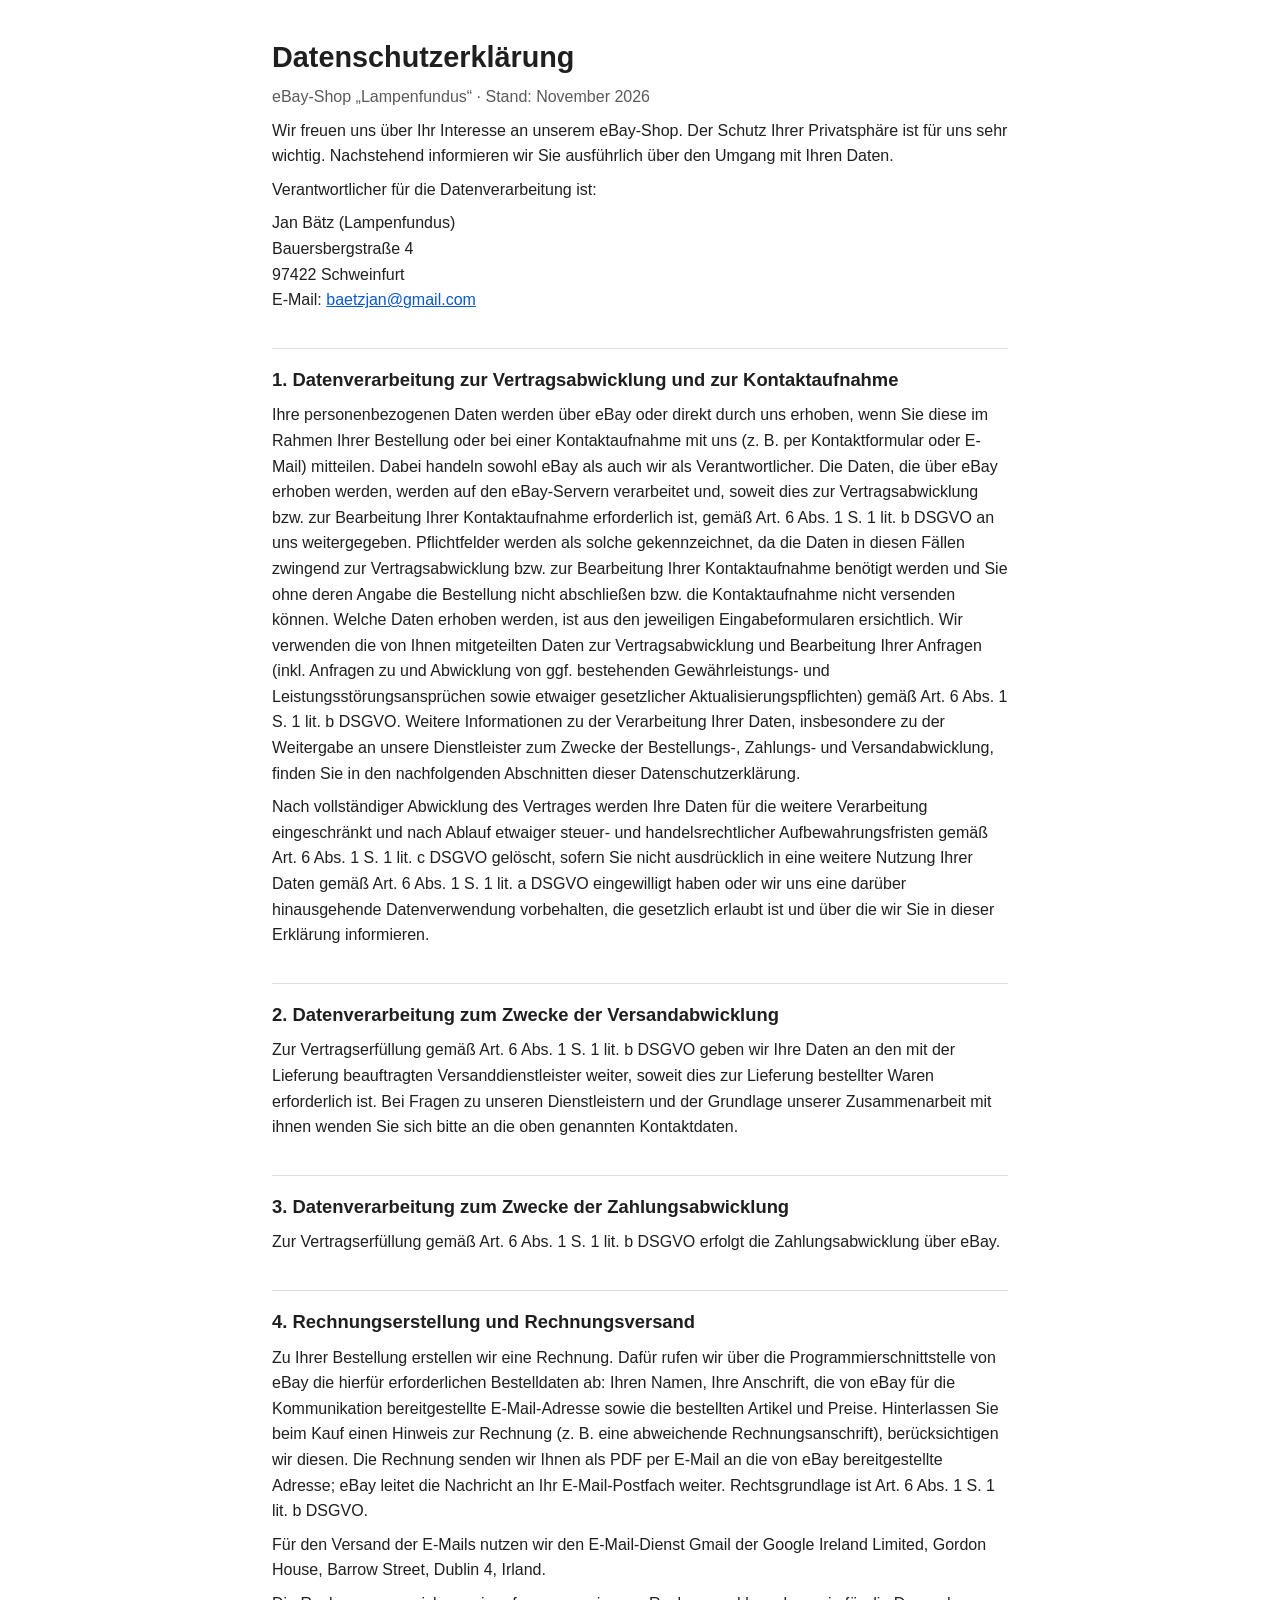
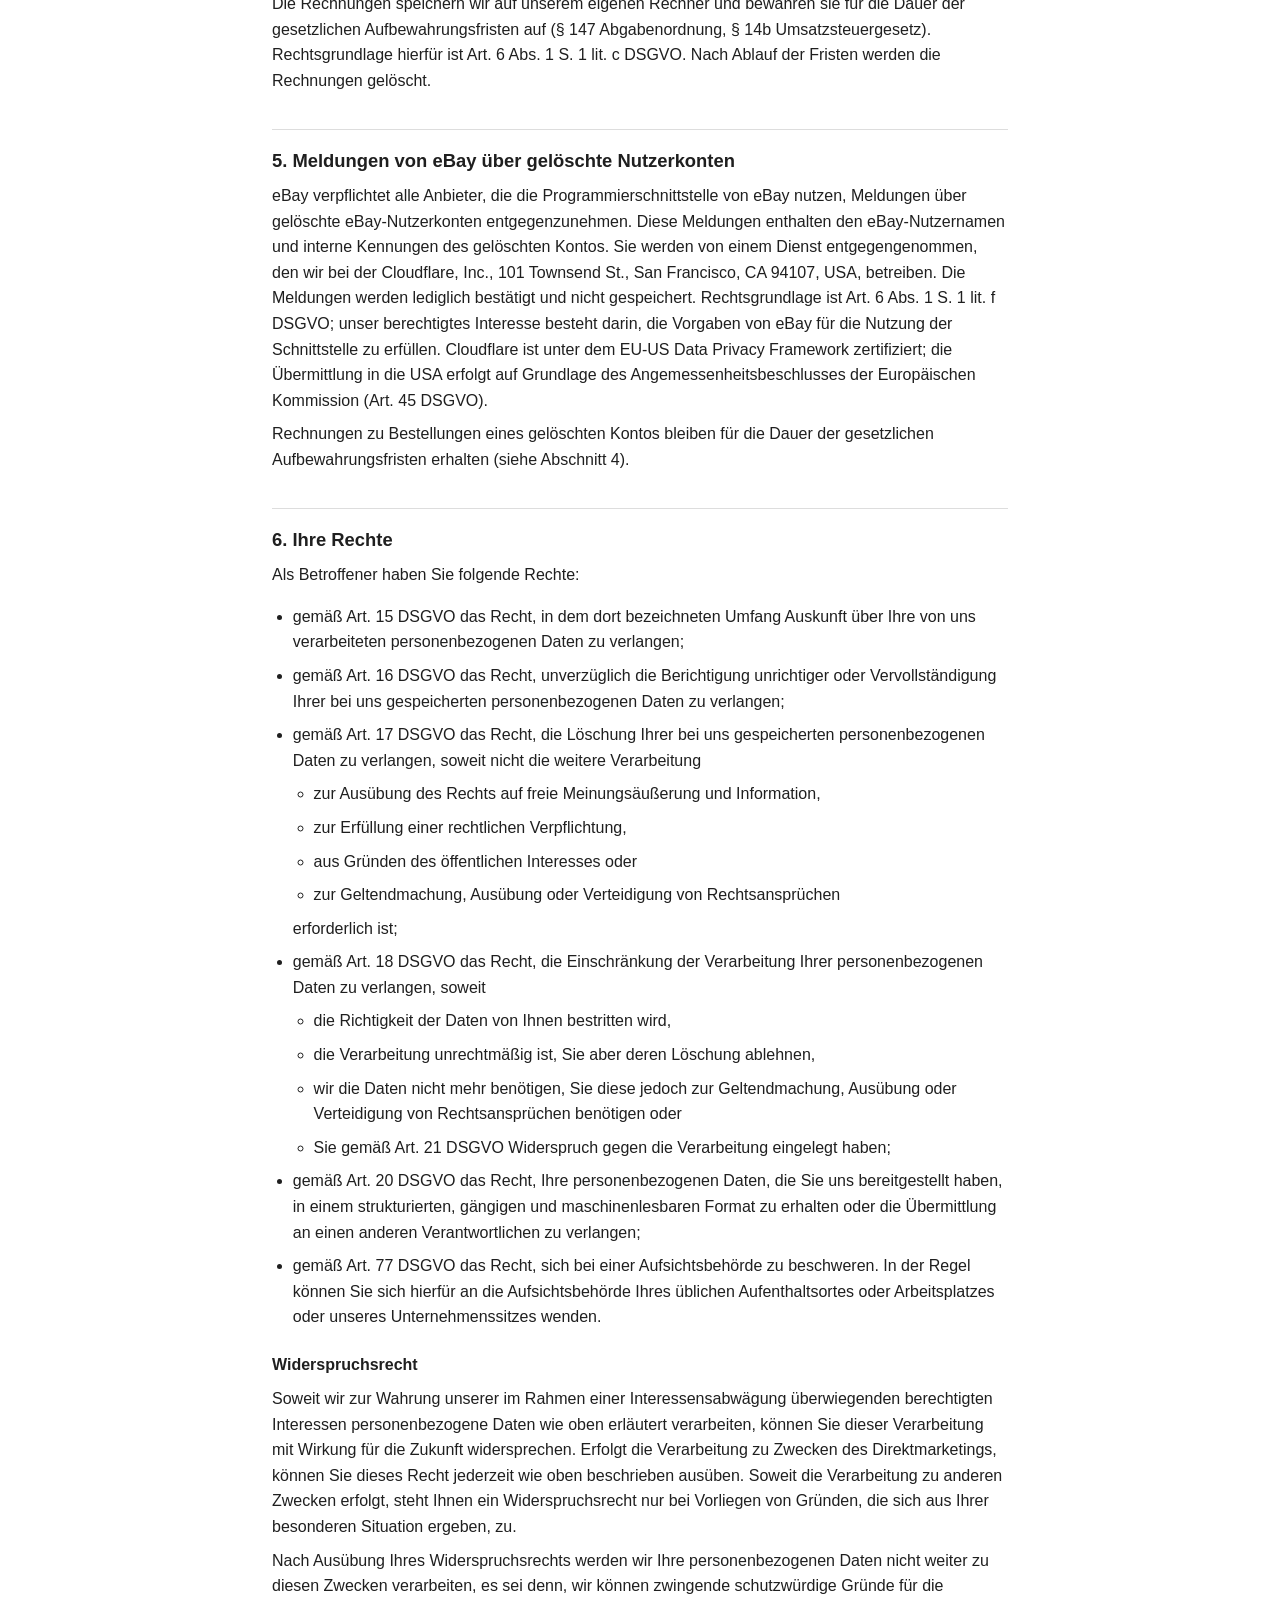
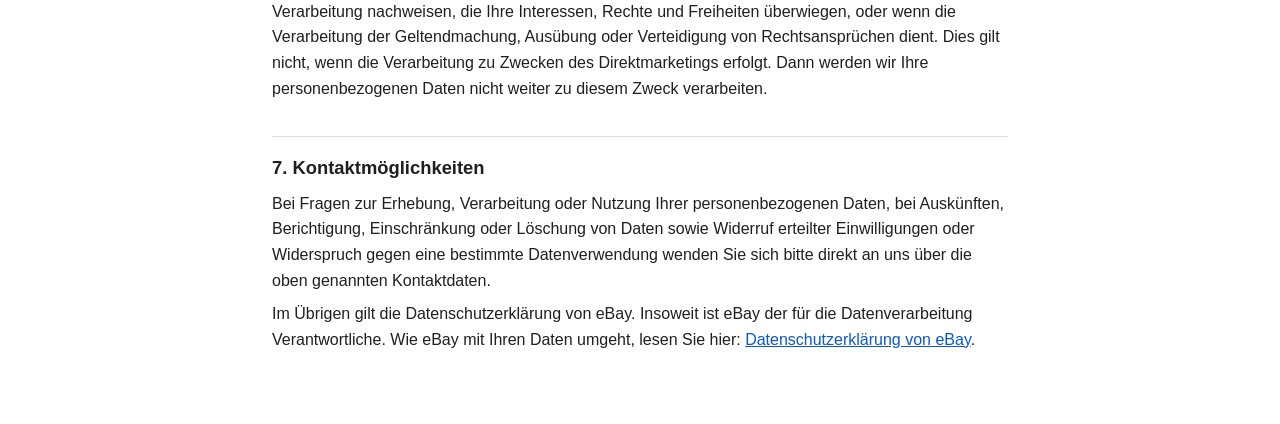
<file: datenschutz/index.html>
<!doctype html>
<html lang="de">
<head>
<meta charset="utf-8">
<meta name="viewport" content="width=device-width, initial-scale=1">
<title>Datenschutzerklärung – Lampenfundus</title>
<meta name="robots" content="noindex">
<style>
  :root { --text: #1f1f1f; --leise: #5a5a5a; --hinter: #ffffff; --linie: #dddddd; --link: #0b57d0; }
  @media (prefers-color-scheme: dark) {
    :root { --text: #e8e8e8; --leise: #a8a8a8; --hinter: #161616; --linie: #333333; --link: #8ab4f8; }
  }
  body { margin: 0; background: var(--hinter); color: var(--text);
         font: 16px/1.6 -apple-system, BlinkMacSystemFont, "Segoe UI", Roboto, Helvetica, Arial, sans-serif; }
  main { max-width: 46rem; margin: 0 auto; padding: 2.5rem 1rem 4rem; }
  h1 { font-size: 1.8rem; line-height: 1.25; margin: 0 0 .25rem; }
  h2 { font-size: 1.15rem; margin: 2.2rem 0 .5rem; padding-top: 1rem; border-top: 1px solid var(--linie); }
  h3 { font-size: 1rem; margin: 1.4rem 0 .3rem; }
  p, li { margin: .5rem 0; }
  ul { padding-left: 1.3rem; }
  a { color: var(--link); overflow-wrap: anywhere; }
  .leise { color: var(--leise); }
  address { font-style: normal; margin: .5rem 0 1rem; }
</style>
</head>
<body>
<main>
<h1>Datenschutzerklärung</h1>
<p class="leise">eBay-Shop „Lampenfundus“ · Stand: November 2026</p>

<p>Wir freuen uns über Ihr Interesse an unserem eBay-Shop. Der Schutz Ihrer Privatsphäre ist für uns sehr
wichtig. Nachstehend informieren wir Sie ausführlich über den Umgang mit Ihren Daten.</p>

<p>Verantwortlicher für die Datenverarbeitung ist:</p>
<address>
Jan Bätz (Lampenfundus)<br>
Bauersbergstraße 4<br>
97422 Schweinfurt<br>
E-Mail: <a href="mailto:baetzjan@gmail.com">baetzjan@gmail.com</a>
</address>

<h2>1. Datenverarbeitung zur Vertragsabwicklung und zur Kontaktaufnahme</h2>
<p>Ihre personenbezogenen Daten werden über eBay oder direkt durch uns erhoben, wenn Sie diese im Rahmen Ihrer
Bestellung oder bei einer Kontaktaufnahme mit uns (z. B. per Kontaktformular oder E-Mail) mitteilen. Dabei handeln
sowohl eBay als auch wir als Verantwortlicher. Die Daten, die über eBay erhoben werden, werden auf den eBay-Servern
verarbeitet und, soweit dies zur Vertragsabwicklung bzw. zur Bearbeitung Ihrer Kontaktaufnahme erforderlich ist,
gemäß Art. 6 Abs. 1 S. 1 lit. b DSGVO an uns weitergegeben. Pflichtfelder werden als solche gekennzeichnet, da die
Daten in diesen Fällen zwingend zur Vertragsabwicklung bzw. zur Bearbeitung Ihrer Kontaktaufnahme benötigt werden
und Sie ohne deren Angabe die Bestellung nicht abschließen bzw. die Kontaktaufnahme nicht versenden können. Welche
Daten erhoben werden, ist aus den jeweiligen Eingabeformularen ersichtlich. Wir verwenden die von Ihnen mitgeteilten
Daten zur Vertragsabwicklung und Bearbeitung Ihrer Anfragen (inkl. Anfragen zu und Abwicklung von ggf. bestehenden
Gewährleistungs- und Leistungsstörungsansprüchen sowie etwaiger gesetzlicher Aktualisierungspflichten) gemäß
Art. 6 Abs. 1 S. 1 lit. b DSGVO. Weitere Informationen zu der Verarbeitung Ihrer Daten, insbesondere zu der
Weitergabe an unsere Dienstleister zum Zwecke der Bestellungs-, Zahlungs- und Versandabwicklung, finden Sie in den
nachfolgenden Abschnitten dieser Datenschutzerklärung.</p>
<p>Nach vollständiger Abwicklung des Vertrages werden Ihre Daten für die weitere Verarbeitung eingeschränkt und nach
Ablauf etwaiger steuer- und handelsrechtlicher Aufbewahrungsfristen gemäß Art. 6 Abs. 1 S. 1 lit. c DSGVO gelöscht,
sofern Sie nicht ausdrücklich in eine weitere Nutzung Ihrer Daten gemäß Art. 6 Abs. 1 S. 1 lit. a DSGVO eingewilligt
haben oder wir uns eine darüber hinausgehende Datenverwendung vorbehalten, die gesetzlich erlaubt ist und über die
wir Sie in dieser Erklärung informieren.</p>

<h2>2. Datenverarbeitung zum Zwecke der Versandabwicklung</h2>
<p>Zur Vertragserfüllung gemäß Art. 6 Abs. 1 S. 1 lit. b DSGVO geben wir Ihre Daten an den mit der Lieferung
beauftragten Versanddienstleister weiter, soweit dies zur Lieferung bestellter Waren erforderlich ist. Bei Fragen zu
unseren Dienstleistern und der Grundlage unserer Zusammenarbeit mit ihnen wenden Sie sich bitte an die oben genannten
Kontaktdaten.</p>

<h2>3. Datenverarbeitung zum Zwecke der Zahlungsabwicklung</h2>
<p>Zur Vertragserfüllung gemäß Art. 6 Abs. 1 S. 1 lit. b DSGVO erfolgt die Zahlungsabwicklung über eBay.</p>

<h2>4. Rechnungserstellung und Rechnungsversand</h2>
<p>Zu Ihrer Bestellung erstellen wir eine Rechnung. Dafür rufen wir über die Programmierschnittstelle von eBay die
hierfür erforderlichen Bestelldaten ab: Ihren Namen, Ihre Anschrift, die von eBay für die Kommunikation
bereitgestellte E-Mail-Adresse sowie die bestellten Artikel und Preise. Hinterlassen Sie beim Kauf einen Hinweis zur
Rechnung (z. B. eine abweichende Rechnungsanschrift), berücksichtigen wir diesen. Die Rechnung senden wir Ihnen als
PDF per E-Mail an die von eBay bereitgestellte Adresse; eBay leitet die Nachricht an Ihr E-Mail-Postfach weiter.
Rechtsgrundlage ist Art. 6 Abs. 1 S. 1 lit. b DSGVO.</p>
<p>Für den Versand der E-Mails nutzen wir den E-Mail-Dienst Gmail der Google Ireland Limited, Gordon House, Barrow
Street, Dublin 4, Irland.</p>
<p>Die Rechnungen speichern wir auf unserem eigenen Rechner und bewahren sie für die Dauer der gesetzlichen
Aufbewahrungsfristen auf (§ 147 Abgabenordnung, § 14b Umsatzsteuergesetz). Rechtsgrundlage hierfür ist
Art. 6 Abs. 1 S. 1 lit. c DSGVO. Nach Ablauf der Fristen werden die Rechnungen gelöscht.</p>

<h2>5. Meldungen von eBay über gelöschte Nutzerkonten</h2>
<p>eBay verpflichtet alle Anbieter, die die Programmierschnittstelle von eBay nutzen, Meldungen über gelöschte
eBay-Nutzerkonten entgegenzunehmen. Diese Meldungen enthalten den eBay-Nutzernamen und interne Kennungen des
gelöschten Kontos. Sie werden von einem Dienst entgegengenommen, den wir bei der Cloudflare, Inc., 101 Townsend St.,
San Francisco, CA 94107, USA, betreiben. Die Meldungen werden lediglich bestätigt und nicht gespeichert.
Rechtsgrundlage ist Art. 6 Abs. 1 S. 1 lit. f DSGVO; unser berechtigtes Interesse besteht darin, die Vorgaben von
eBay für die Nutzung der Schnittstelle zu erfüllen. Cloudflare ist unter dem EU-US Data Privacy Framework
zertifiziert; die Übermittlung in die USA erfolgt auf Grundlage des Angemessenheitsbeschlusses der Europäischen
Kommission (Art. 45 DSGVO).</p>
<p>Rechnungen zu Bestellungen eines gelöschten Kontos bleiben für die Dauer der gesetzlichen Aufbewahrungsfristen
erhalten (siehe Abschnitt 4).</p>

<h2>6. Ihre Rechte</h2>
<p>Als Betroffener haben Sie folgende Rechte:</p>
<ul>
<li>gemäß Art. 15 DSGVO das Recht, in dem dort bezeichneten Umfang Auskunft über Ihre von uns verarbeiteten
personenbezogenen Daten zu verlangen;</li>
<li>gemäß Art. 16 DSGVO das Recht, unverzüglich die Berichtigung unrichtiger oder Vervollständigung Ihrer bei uns
gespeicherten personenbezogenen Daten zu verlangen;</li>
<li>gemäß Art. 17 DSGVO das Recht, die Löschung Ihrer bei uns gespeicherten personenbezogenen Daten zu verlangen,
soweit nicht die weitere Verarbeitung
  <ul>
  <li>zur Ausübung des Rechts auf freie Meinungsäußerung und Information,</li>
  <li>zur Erfüllung einer rechtlichen Verpflichtung,</li>
  <li>aus Gründen des öffentlichen Interesses oder</li>
  <li>zur Geltendmachung, Ausübung oder Verteidigung von Rechtsansprüchen</li>
  </ul>
erforderlich ist;</li>
<li>gemäß Art. 18 DSGVO das Recht, die Einschränkung der Verarbeitung Ihrer personenbezogenen Daten zu verlangen,
soweit
  <ul>
  <li>die Richtigkeit der Daten von Ihnen bestritten wird,</li>
  <li>die Verarbeitung unrechtmäßig ist, Sie aber deren Löschung ablehnen,</li>
  <li>wir die Daten nicht mehr benötigen, Sie diese jedoch zur Geltendmachung, Ausübung oder Verteidigung von
  Rechtsansprüchen benötigen oder</li>
  <li>Sie gemäß Art. 21 DSGVO Widerspruch gegen die Verarbeitung eingelegt haben;</li>
  </ul>
</li>
<li>gemäß Art. 20 DSGVO das Recht, Ihre personenbezogenen Daten, die Sie uns bereitgestellt haben, in einem
strukturierten, gängigen und maschinenlesbaren Format zu erhalten oder die Übermittlung an einen anderen
Verantwortlichen zu verlangen;</li>
<li>gemäß Art. 77 DSGVO das Recht, sich bei einer Aufsichtsbehörde zu beschweren. In der Regel können Sie sich
hierfür an die Aufsichtsbehörde Ihres üblichen Aufenthaltsortes oder Arbeitsplatzes oder unseres Unternehmenssitzes
wenden.</li>
</ul>

<h3>Widerspruchsrecht</h3>
<p>Soweit wir zur Wahrung unserer im Rahmen einer Interessensabwägung überwiegenden berechtigten Interessen
personenbezogene Daten wie oben erläutert verarbeiten, können Sie dieser Verarbeitung mit Wirkung für die Zukunft
widersprechen. Erfolgt die Verarbeitung zu Zwecken des Direktmarketings, können Sie dieses Recht jederzeit wie oben
beschrieben ausüben. Soweit die Verarbeitung zu anderen Zwecken erfolgt, steht Ihnen ein Widerspruchsrecht nur bei
Vorliegen von Gründen, die sich aus Ihrer besonderen Situation ergeben, zu.</p>
<p>Nach Ausübung Ihres Widerspruchsrechts werden wir Ihre personenbezogenen Daten nicht weiter zu diesen Zwecken
verarbeiten, es sei denn, wir können zwingende schutzwürdige Gründe für die Verarbeitung nachweisen, die Ihre
Interessen, Rechte und Freiheiten überwiegen, oder wenn die Verarbeitung der Geltendmachung, Ausübung oder
Verteidigung von Rechtsansprüchen dient. Dies gilt nicht, wenn die Verarbeitung zu Zwecken des Direktmarketings
erfolgt. Dann werden wir Ihre personenbezogenen Daten nicht weiter zu diesem Zweck verarbeiten.</p>

<h2>7. Kontaktmöglichkeiten</h2>
<p>Bei Fragen zur Erhebung, Verarbeitung oder Nutzung Ihrer personenbezogenen Daten, bei Auskünften, Berichtigung,
Einschränkung oder Löschung von Daten sowie Widerruf erteilter Einwilligungen oder Widerspruch gegen eine bestimmte
Datenverwendung wenden Sie sich bitte direkt an uns über die oben genannten Kontaktdaten.</p>
<p>Im Übrigen gilt die Datenschutzerklärung von eBay. Insoweit ist eBay der für die Datenverarbeitung
Verantwortliche. Wie eBay mit Ihren Daten umgeht, lesen Sie hier:
<a href="https://www.ebay.de/help/policies/member-behavior-policies/user-privacy-notice?id=4260">Datenschutzerklärung von eBay</a>.</p>
</main>
</body>
</html>
</file>
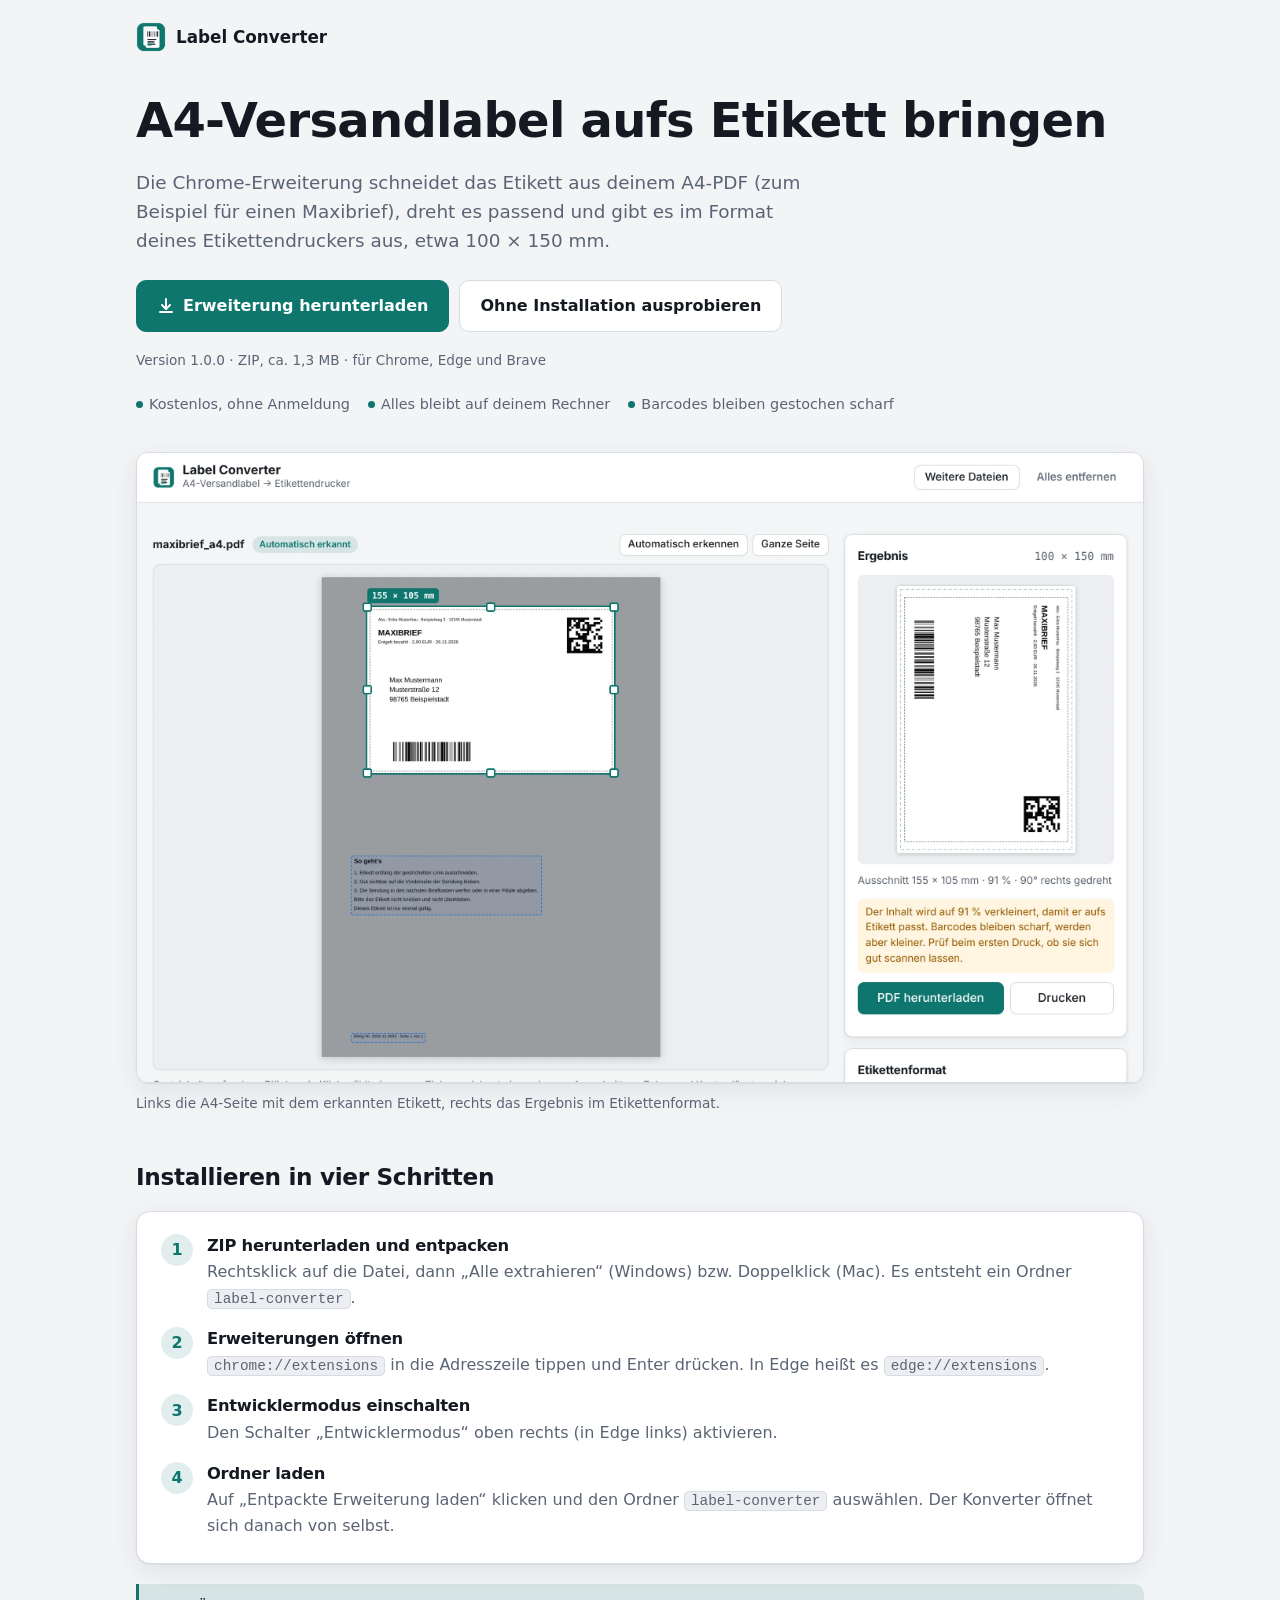
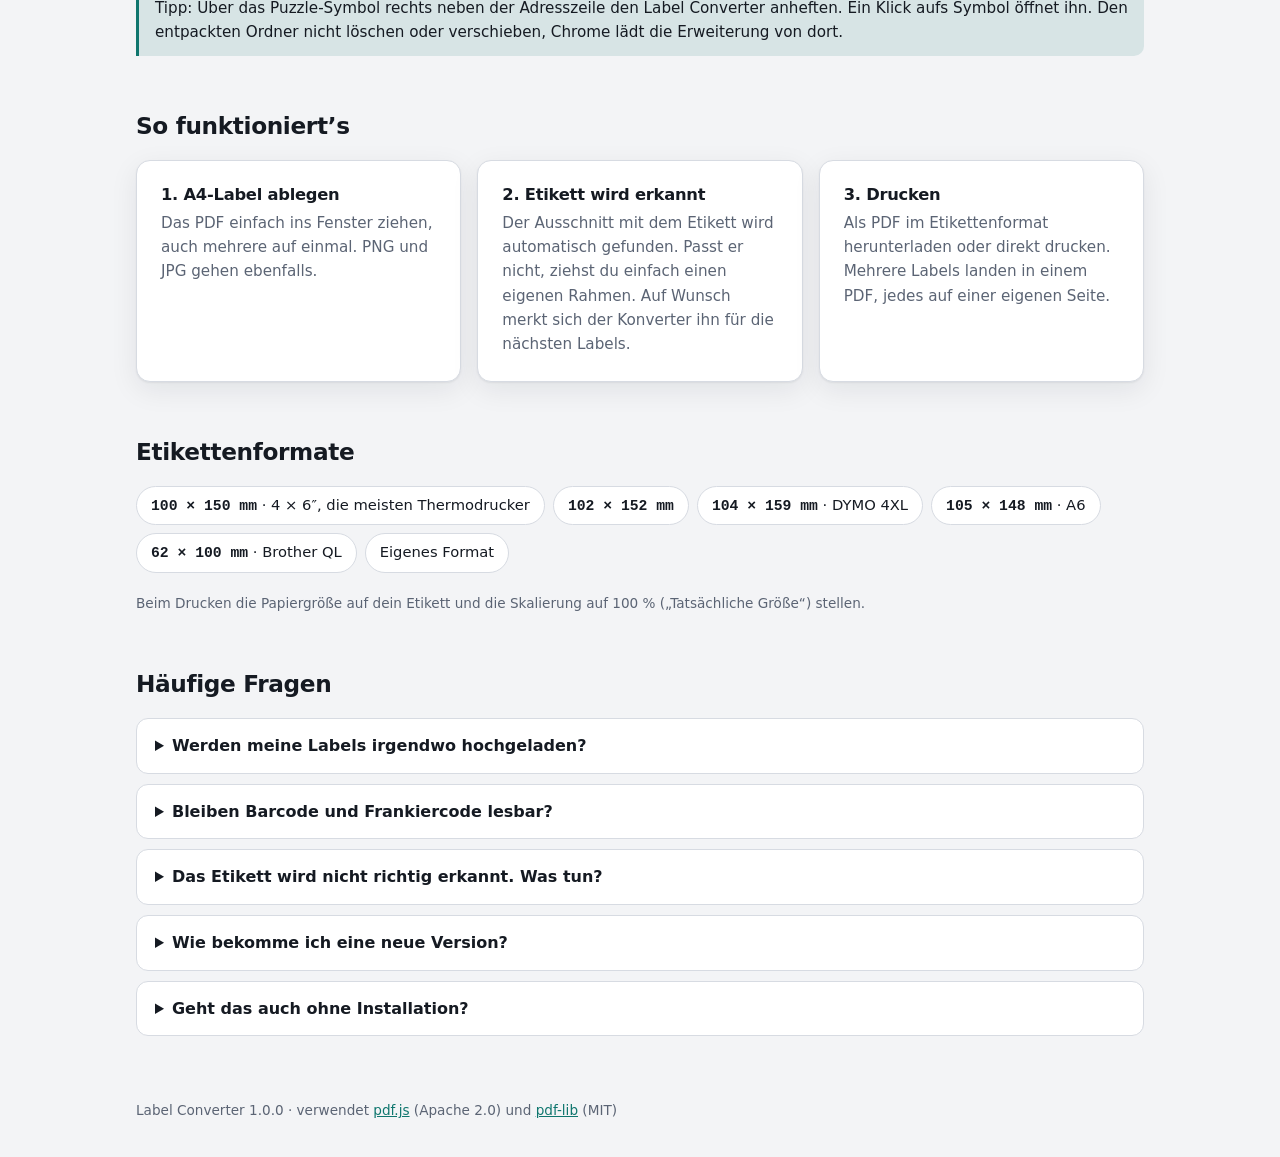
<file: label-converter/index.html>
<!doctype html>
<html lang="de">
<head>
<meta charset="utf-8">
<meta name="viewport" content="width=device-width, initial-scale=1">
<title>Label Converter</title>
<meta name="description" content="Chrome-Erweiterung: A4-Versandlabels (z. B. Maxibrief) automatisch zuschneiden und im Format des Etikettendruckers ausgeben, etwa 100 × 150 mm. Kostenlos, alles läuft lokal.">
<link rel="icon" href="extension/icons/icon32.png">
<style>
:root {
  --bg: #f3f4f6; --surface: #ffffff; --surface-2: #eceef2; --line: #d7dbe2; --fg: #151a22; --muted: #5b6474;
  --accent: #0f766e; --accent-hover: #0b5f58; --accent-fg: #ffffff; --accent-soft: rgba(15, 118, 110, .12);
  --shadow: 0 1px 2px rgba(16, 24, 40, .06), 0 8px 28px rgba(16, 24, 40, .08);
  --font: system-ui, -apple-system, "Segoe UI", Roboto, "Helvetica Neue", Arial, sans-serif;
  --mono: ui-monospace, "SF Mono", "Cascadia Mono", Menlo, Consolas, monospace;
  color-scheme: light;
}
@media (prefers-color-scheme: dark) {
  :root:not([data-theme="light"]) {
    --bg: #0f1216; --surface: #171b21; --surface-2: #1f242c; --line: #2d333d; --fg: #e7eaef; --muted: #9aa3b1;
    --accent: #36b3a3; --accent-hover: #4cc6b6; --accent-fg: #04201c; --accent-soft: rgba(54, 179, 163, .16);
    --shadow: 0 1px 2px rgba(0, 0, 0, .3), 0 8px 28px rgba(0, 0, 0, .3);
    color-scheme: dark;
  }
}
:root[data-theme="dark"] {
  --bg: #0f1216; --surface: #171b21; --surface-2: #1f242c; --line: #2d333d; --fg: #e7eaef; --muted: #9aa3b1;
  --accent: #36b3a3; --accent-hover: #4cc6b6; --accent-fg: #04201c; --accent-soft: rgba(54, 179, 163, .16);
  --shadow: 0 1px 2px rgba(0, 0, 0, .3), 0 8px 28px rgba(0, 0, 0, .3);
  color-scheme: dark;
}
* { box-sizing: border-box; }
html, body { margin: 0; background: var(--bg); color: var(--fg); }
body { font: 16px/1.6 var(--font); }
a { color: var(--accent); }
h1, h2, h3 { margin: 0; letter-spacing: -.015em; text-wrap: balance; line-height: 1.2; }
h1 { font-size: clamp(2rem, 4.6vw, 3rem); }
h2 { font-size: 1.45rem; }
h3 { font-size: 1.02rem; }
p { margin: 0; }
code, kbd { white-space: nowrap; font-family: var(--mono); font-size: .9em; background: var(--surface-2); border: 1px solid var(--line); border-radius: 5px; padding: 1px 6px; }
.wrap { max-width: 1040px; margin: 0 auto; padding: 0 16px; }

header.wrap { padding-top: 22px; padding-bottom: 4px; }
.brand { display: flex; align-items: center; gap: 10px; font-weight: 700; font-size: 1.05rem; }

.hero { padding: 36px 0 28px; display: grid; gap: 18px; }
.hero p.lead { font-size: 1.15rem; color: var(--muted); max-width: 60ch; }
.cta { display: flex; flex-wrap: wrap; gap: 10px; align-items: center; margin-top: 6px; }
.btn {
  display: inline-flex; align-items: center; gap: 8px; border-radius: 10px; padding: 12px 20px; font-weight: 650;
  text-decoration: none; border: 1px solid var(--line); background: var(--surface); color: var(--fg);
}
.btn:hover { border-color: var(--accent); }
.btn.primary { background: var(--accent); border-color: var(--accent); color: var(--accent-fg); }
.btn.primary:hover { background: var(--accent-hover); border-color: var(--accent-hover); }
.meta { font-size: .85rem; color: var(--muted); }
.facts { display: flex; flex-wrap: wrap; gap: 8px 18px; font-size: .9rem; color: var(--muted); padding: 0; margin: 4px 0 0; list-style: none; }
.facts li { display: flex; gap: 6px; align-items: center; }
.facts li::before { content: ""; width: 7px; height: 7px; border-radius: 50%; background: var(--accent); }

.shot { margin: 8px 0 0; }
.shot img { display: block; width: 100%; height: auto; border-radius: 12px; border: 1px solid var(--line); box-shadow: var(--shadow); }
.shot figcaption { font-size: .85rem; color: var(--muted); margin-top: 10px; }

section.block { padding: 48px 0 8px; display: grid; gap: 20px; }
.card { background: var(--surface); border: 1px solid var(--line); border-radius: 14px; padding: 24px; box-shadow: var(--shadow); }
.install { list-style: none; margin: 0; padding: 0; display: grid; gap: 18px; counter-reset: s; }
.install li { counter-increment: s; position: relative; padding-left: 46px; display: grid; gap: 4px; }
.install li::before {
  content: counter(s); position: absolute; left: 0; top: -2px; width: 32px; height: 32px; border-radius: 50%;
  display: grid; place-items: center; background: var(--accent-soft); color: var(--accent); font-weight: 750;
}
.install p { color: var(--muted); }
.note { border-left: 3px solid var(--accent); background: var(--accent-soft); padding: 12px 16px; border-radius: 0 10px 10px 0; font-size: .95rem; }

.grid3 { display: grid; grid-template-columns: repeat(3, minmax(0, 1fr)); gap: 16px; }
.grid3 .card { display: grid; gap: 6px; align-content: start; }
.grid3 p { color: var(--muted); font-size: .95rem; }
.formats { display: flex; flex-wrap: wrap; gap: 8px; padding: 0; margin: 0; list-style: none; }
.formats li { background: var(--surface); border: 1px solid var(--line); border-radius: 999px; padding: 6px 14px; font-size: .92rem; }
.formats b { font-family: var(--mono); font-weight: 600; }

.faq { display: grid; gap: 10px; }
.faq details { background: var(--surface); border: 1px solid var(--line); border-radius: 12px; padding: 14px 18px; }
.faq summary { cursor: pointer; font-weight: 650; }
.faq details p { color: var(--muted); margin-top: 8px; max-width: 72ch; }

footer.wrap { padding-top: 56px; padding-bottom: 40px; font-size: .85rem; color: var(--muted); }

@media (max-width: 820px) {
  .grid3 { grid-template-columns: minmax(0, 1fr); }
  .card { padding: 18px; }
}
</style>
</head>
<body>
<header class="wrap">
  <div class="brand"><img src="extension/icons/icon48.png" width="30" height="30" alt=""> Label Converter</div>
</header>

<main class="wrap">
  <section class="hero">
    <h1>A4-Versandlabel aufs Etikett bringen</h1>
    <p class="lead">Die Chrome-Erweiterung schneidet das Etikett aus deinem A4-PDF (zum Beispiel für einen Maxibrief), dreht es passend und gibt es im Format deines Etikettendruckers aus, etwa 100 × 150 mm.</p>
    <div class="cta">
      <a class="btn primary" href="label-converter.zip" download>
        <svg width="18" height="18" viewBox="0 0 18 18" aria-hidden="true"><path d="M9 2v9M5 8l4 4 4-4M3 15h12" fill="none" stroke="currentColor" stroke-width="2" stroke-linecap="round" stroke-linejoin="round"/></svg>
        Erweiterung herunterladen
      </a>
      <a class="btn" href="extension/converter.html">Ohne Installation ausprobieren</a>
    </div>
    <p class="meta">Version 1.0.0 · ZIP, ca. 1,3 MB · für Chrome, Edge und Brave</p>
    <ul class="facts">
      <li>Kostenlos, ohne Anmeldung</li>
      <li>Alles bleibt auf deinem Rechner</li>
      <li>Barcodes bleiben gestochen scharf</li>
    </ul>
  </section>

  <figure class="shot">
    <img src="screenshot.webp" width="2560" height="1600" alt="Der Label Converter mit einer A4-Seite: Das Etikett oben ist markiert, rechts die Vorschau im Format 100 × 150 mm, gedreht und bereit zum Drucken.">
    <figcaption>Links die A4-Seite mit dem erkannten Etikett, rechts das Ergebnis im Etikettenformat.</figcaption>
  </figure>

  <section class="block" id="installieren">
    <h2>Installieren in vier Schritten</h2>
    <div class="card">
      <ol class="install">
        <li><h3>ZIP herunterladen und entpacken</h3><p>Rechtsklick auf die Datei, dann „Alle extrahieren“ (Windows) bzw. Doppelklick (Mac). Es entsteht ein Ordner <code>label-converter</code>.</p></li>
        <li><h3>Erweiterungen öffnen</h3><p><code>chrome://extensions</code> in die Adresszeile tippen und Enter drücken. In Edge heißt es <code>edge://extensions</code>.</p></li>
        <li><h3>Entwicklermodus einschalten</h3><p>Den Schalter „Entwicklermodus“ oben rechts (in Edge links) aktivieren.</p></li>
        <li><h3>Ordner laden</h3><p>Auf „Entpackte Erweiterung laden“ klicken und den Ordner <code>label-converter</code> auswählen. Der Konverter öffnet sich danach von selbst.</p></li>
      </ol>
    </div>
    <p class="note">Tipp: Über das Puzzle-Symbol rechts neben der Adresszeile den Label Converter anheften. Ein Klick aufs Symbol öffnet ihn. Den entpackten Ordner nicht löschen oder verschieben, Chrome lädt die Erweiterung von dort.</p>
  </section>

  <section class="block">
    <h2>So funktioniert’s</h2>
    <div class="grid3">
      <div class="card"><h3>1. A4-Label ablegen</h3><p>Das PDF einfach ins Fenster ziehen, auch mehrere auf einmal. PNG und JPG gehen ebenfalls.</p></div>
      <div class="card"><h3>2. Etikett wird erkannt</h3><p>Der Ausschnitt mit dem Etikett wird automatisch gefunden. Passt er nicht, ziehst du einfach einen eigenen Rahmen. Auf Wunsch merkt sich der Konverter ihn für die nächsten Labels.</p></div>
      <div class="card"><h3>3. Drucken</h3><p>Als PDF im Etikettenformat herunterladen oder direkt drucken. Mehrere Labels landen in einem PDF, jedes auf einer eigenen Seite.</p></div>
    </div>
  </section>

  <section class="block">
    <h2>Etikettenformate</h2>
    <ul class="formats">
      <li><b>100 × 150 mm</b> · 4 × 6″, die meisten Thermodrucker</li>
      <li><b>102 × 152 mm</b></li>
      <li><b>104 × 159 mm</b> · DYMO 4XL</li>
      <li><b>105 × 148 mm</b> · A6</li>
      <li><b>62 × 100 mm</b> · Brother QL</li>
      <li>Eigenes Format</li>
    </ul>
    <p class="meta">Beim Drucken die Papiergröße auf dein Etikett und die Skalierung auf 100 % („Tatsächliche Größe“) stellen.</p>
  </section>

  <section class="block">
    <h2>Häufige Fragen</h2>
    <div class="faq">
      <details>
        <summary>Werden meine Labels irgendwo hochgeladen?</summary>
        <p>Nein. Die Erweiterung arbeitet vollständig in deinem Browser und braucht keinen Internetzugriff. Sie fordert nur die Berechtigung, ihre Einstellungen zu speichern.</p>
      </details>
      <details>
        <summary>Bleiben Barcode und Frankiercode lesbar?</summary>
        <p>Ja. Das Etikett wird als Vektorgrafik übernommen, nicht als Foto, deshalb bleiben Codes scharf. Standardmäßig bleibt es in Originalgröße und wird nur verkleinert, wenn es sonst nicht aufs Etikett passt. In dem Fall zeigt der Konverter einen Hinweis. Prüf beim ersten Druck, ob sich die Codes gut scannen lassen.</p>
      </details>
      <details>
        <summary>Das Etikett wird nicht richtig erkannt. Was tun?</summary>
        <p>Auf der Seite einfach einen Rahmen um das Etikett ziehen oder einen der gestrichelt markierten Blöcke anklicken. Mit „Ausschnitt merken“ wird jedes weitere Label mit gleichem Aufbau genauso zugeschnitten.</p>
      </details>
      <details>
        <summary>Wie bekomme ich eine neue Version?</summary>
        <p>Neue ZIP herunterladen, entpacken und den alten Ordner <code>label-converter</code> damit ersetzen. Dann in <code>chrome://extensions</code> beim Label Converter auf den runden Pfeil (Neu laden) klicken.</p>
      </details>
      <details>
        <summary>Geht das auch ohne Installation?</summary>
        <p>Ja, über <a href="extension/converter.html">„Ohne Installation ausprobieren“</a> läuft derselbe Konverter direkt im Browser. Auch dort bleiben alle Dateien auf deinem Rechner. Die Erweiterung ist praktischer, weil sie mit einem Klick in der Symbolleiste aufgeht.</p>
      </details>
    </div>
  </section>
</main>

<footer class="wrap">
  Label Converter 1.0.0 · verwendet <a href="https://mozilla.github.io/pdf.js/">pdf.js</a> (Apache 2.0) und <a href="https://pdf-lib.js.org/">pdf-lib</a> (MIT)
</footer>
</body>
</html>
</file>
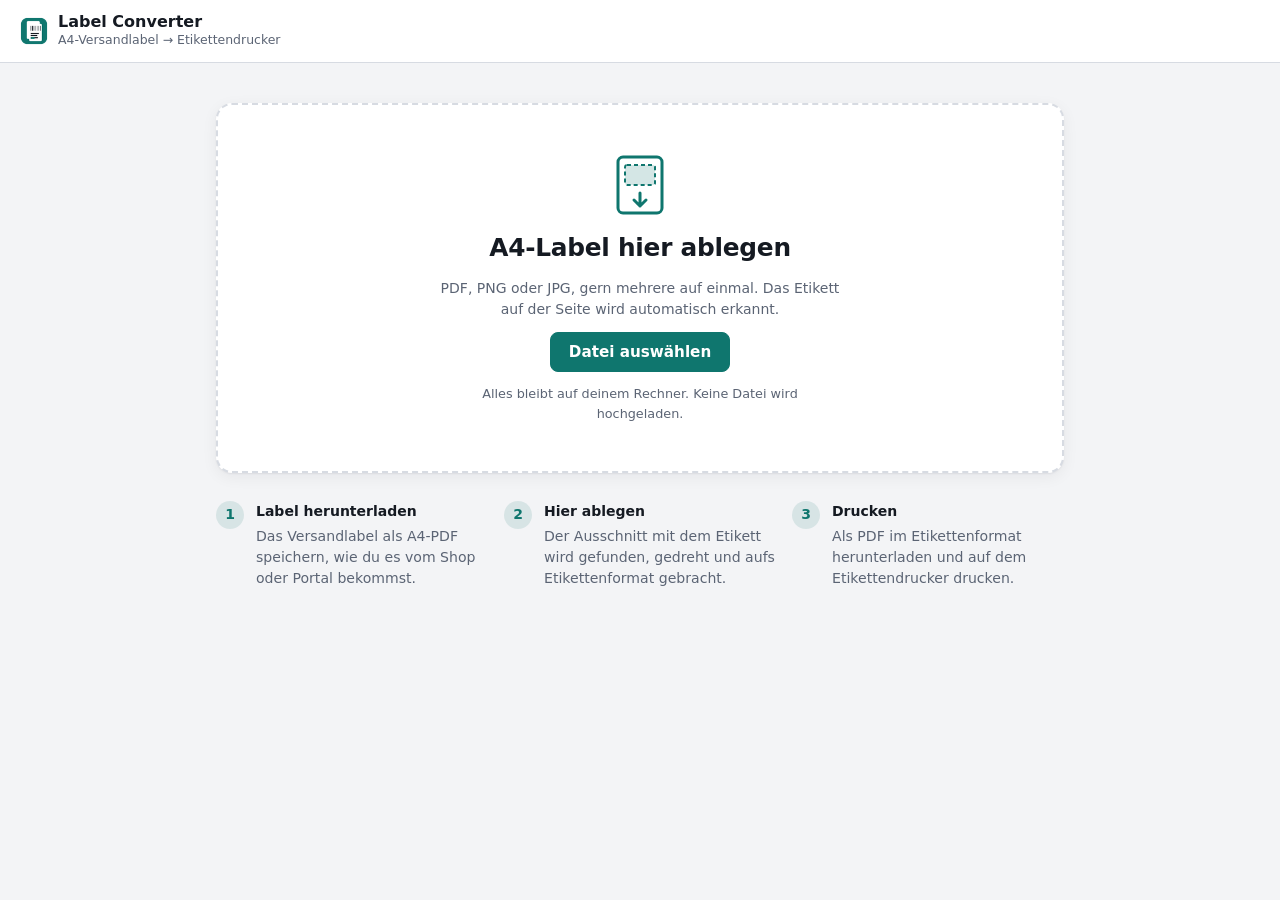
<file: label-converter/extension/converter.html>
<!doctype html>
<html lang="de">
<head>
<meta charset="utf-8">
<meta name="viewport" content="width=device-width, initial-scale=1">
<title>Label Converter</title>
<link rel="icon" href="icons/icon32.png">
<link rel="stylesheet" href="converter.css">
<script src="lib/pdf-lib.min.js"></script>
<script type="module" src="converter.js"></script>
</head>
<body>
<header class="topbar">
  <div class="brand">
    <img src="icons/icon48.png" width="28" height="28" alt="">
    <div>
      <b>Label Converter</b>
      <span>A4-Versandlabel → Etikettendrucker</span>
    </div>
  </div>
  <div class="topactions" id="topActions" hidden>
    <button class="btn" id="addMore" type="button">Weitere Dateien</button>
    <button class="btn ghost" id="clearAll" type="button">Alles entfernen</button>
  </div>
</header>

<input type="file" id="fileInput" accept="application/pdf,.pdf,image/png,image/jpeg,.png,.jpg,.jpeg" multiple hidden>

<!-- Startansicht -->
<main class="empty" id="emptyView">
  <section class="dropcard" id="dropCard">
    <svg class="dropicon" width="64" height="64" viewBox="0 0 64 64" aria-hidden="true">
      <rect x="10" y="4" width="44" height="56" rx="5" fill="none" stroke="currentColor" stroke-width="3"/>
      <rect x="17" y="12" width="30" height="20" rx="2" fill="currentColor" opacity=".18"/>
      <rect x="17" y="12" width="30" height="20" rx="2" fill="none" stroke="currentColor" stroke-width="2" stroke-dasharray="4 3"/>
      <path d="M32 40v13M26 47l6 6 6-6" fill="none" stroke="currentColor" stroke-width="3" stroke-linecap="round" stroke-linejoin="round"/>
    </svg>
    <h1>A4-Label hier ablegen</h1>
    <p>PDF, PNG oder JPG, gern mehrere auf einmal. Das Etikett auf der Seite wird automatisch erkannt.</p>
    <button class="btn primary big" id="pickFile" type="button">Datei auswählen</button>
    <p class="fine">Alles bleibt auf deinem Rechner. Keine Datei wird hochgeladen.</p>
  </section>
  <ol class="steps">
    <li><b>Label herunterladen</b><span>Das Versandlabel als A4-PDF speichern, wie du es vom Shop oder Portal bekommst.</span></li>
    <li><b>Hier ablegen</b><span>Der Ausschnitt mit dem Etikett wird gefunden, gedreht und aufs Etikettenformat gebracht.</span></li>
    <li><b>Drucken</b><span>Als PDF im Etikettenformat herunterladen und auf dem Etikettendrucker drucken.</span></li>
  </ol>
</main>

<!-- Arbeitsansicht -->
<main class="work" id="workView" hidden>
  <section class="editor" aria-label="Ausschnitt wählen">
    <div class="edhead">
      <div class="edtitle">
        <b id="itemTitle">Seite</b>
        <span id="cropSource" class="pill">Automatisch erkannt</span>
      </div>
      <div class="edtools">
        <button class="btn sm" id="autoDetect" type="button" title="Etikett auf der Seite neu suchen">Automatisch erkennen</button>
        <button class="btn sm" id="fullPage" type="button" title="Die ganze Seite verwenden">Ganze Seite</button>
        <div class="pager" id="pager" hidden>
          <button class="btn sm icon" id="prevItem" type="button" aria-label="Vorheriges Etikett">‹</button>
          <span id="pagerText" class="num">1 / 1</span>
          <button class="btn sm icon" id="nextItem" type="button" aria-label="Nächstes Etikett">›</button>
        </div>
      </div>
    </div>
    <div class="stage" id="stage">
      <div class="pagebox" id="pageBox">
        <canvas id="pageCanvas"></canvas>
        <div class="overlay" id="overlay"></div>
      </div>
      <div class="loading" id="loading" hidden><span class="spinner"></span><span id="loadingText">Wird geladen …</span></div>
    </div>
    <p class="hint">Gestrichelt: gefundene Blöcke, ein Klick wählt einen aus. Ziehen zeichnet einen eigenen Ausschnitt, an Ecken und Kanten lässt er sich anpassen.</p>
  </section>

  <aside class="side" aria-label="Einstellungen und Ergebnis">
    <div class="panel result">
      <div class="reshead">
        <h2>Ergebnis</h2>
        <span class="muted num" id="resultSize">100 × 150 mm</span>
      </div>
      <div class="labelwrap"><canvas id="resultCanvas"></canvas></div>
      <p class="resinfo" id="resultInfo"></p>
      <p class="warn" id="resultWarn" hidden></p>
      <div class="actions">
        <button class="btn primary big" id="download" type="button">PDF herunterladen</button>
        <button class="btn big" id="print" type="button">Drucken</button>
      </div>
      <p class="fine" id="countInfo"></p>
    </div>

    <div class="panel">
      <h2>Etikettenformat</h2>
      <label class="field">
        <span>Größe</span>
        <select id="format">
          <option value="100x150">100 × 150 mm (4 × 6″)</option>
          <option value="102x152">102 × 152 mm</option>
          <option value="104x159">104 × 159 mm (DYMO 4XL)</option>
          <option value="105x148">105 × 148 mm (A6)</option>
          <option value="62x100">62 × 100 mm (Brother QL)</option>
          <option value="custom">Eigenes Format …</option>
        </select>
      </label>
      <div class="row2" id="customRow" hidden>
        <label class="field"><span>Breite (mm)</span><input id="customW" type="number" min="20" max="300" step="1" value="100"></label>
        <label class="field"><span>Höhe (mm)</span><input id="customH" type="number" min="20" max="400" step="1" value="150"></label>
      </div>
      <div class="row2">
        <label class="field">
          <span>Drehung</span>
          <select id="rotation">
            <option value="auto">Automatisch</option>
            <option value="0">0°</option>
            <option value="90">90° rechts</option>
            <option value="180">180°</option>
            <option value="270">90° links</option>
          </select>
        </label>
        <label class="field">
          <span>Rand (mm)</span>
          <input id="margin" type="number" min="0" max="20" step="0.5" value="2">
        </label>
      </div>
      <label class="field">
        <span>Größe des Inhalts</span>
        <select id="scaleMode">
          <option value="shrink">Originalgröße, nur verkleinern wenn nötig</option>
          <option value="fit">Immer ans Etikett anpassen</option>
          <option value="original">Immer 100 % (kann abgeschnitten werden)</option>
        </select>
      </label>
      <label class="check"><input type="checkbox" id="remember"> <span>Ausschnitt für gleich aufgebaute Labels merken</span></label>
      <details class="more">
        <summary>Erweitert</summary>
        <label class="check"><input type="checkbox" id="raster"> <span>Als Bild ausgeben (300 dpi) statt Vektor-PDF. Nur nötig, wenn der Drucker mit dem PDF Probleme macht.</span></label>
      </details>
    </div>

    <details class="panel tips">
      <summary>Tipps zum Drucken</summary>
      <ul>
        <li>Im Druckdialog den Etikettendrucker wählen und als Papiergröße dein Etikett einstellen (z. B. 100 × 150 mm bzw. 4 × 6″).</li>
        <li>Skalierung auf <b>100 %</b> bzw. <b>Tatsächliche Größe</b> stellen, nicht „An Seite anpassen“.</li>
        <li>Ränder auf „Keine“ stellen, falls der Dialog das anbietet.</li>
        <li>Nach dem ersten Druck einmal prüfen, ob Barcode und Adresse gut lesbar sind.</li>
      </ul>
    </details>
  </aside>

  <section class="strip" id="strip" hidden aria-label="Alle Etiketten">
    <div class="striphead">
      <h2>Etiketten <span class="muted num" id="stripCount"></span></h2>
      <div class="striptools">
        <button class="btn sm" id="applyAll" type="button" title="Den aktuellen Ausschnitt für alle Seiten mit gleichem Seitenformat verwenden">Ausschnitt für alle übernehmen</button>
        <button class="btn sm" id="duplicate" type="button" title="Noch ein Etikett aus derselben Seite ausschneiden">+ Weiteres Etikett von dieser Seite</button>
      </div>
    </div>
    <div class="thumbs" id="thumbs"></div>
  </section>
</main>

<div class="dropveil" id="dropVeil" hidden><div>Loslassen zum Hinzufügen</div></div>
<div class="toast" id="toast" role="status" hidden></div>
</body>
</html>
</file>
<file: label-converter/extension/converter.css>
:root {
  --bg: #f3f4f6;
  --surface: #ffffff;
  --surface-2: #eceef2;
  --line: #d7dbe2;
  --fg: #151a22;
  --muted: #5b6474;
  --accent: #0f766e;
  --accent-hover: #0b5f58;
  --accent-fg: #ffffff;
  --accent-soft: rgba(15, 118, 110, .12);
  --warn: #9a5700;
  --warn-bg: #fff4e0;
  --danger: #b4322b;
  --sel: #0f766e;
  --block: #2a6fdb;
  --radius: 10px;
  --shadow: 0 1px 2px rgba(16, 24, 40, .06), 0 4px 16px rgba(16, 24, 40, .06);
  --font: system-ui, -apple-system, "Segoe UI", Roboto, "Helvetica Neue", Arial, sans-serif;
  --mono: ui-monospace, "SF Mono", "Cascadia Mono", Menlo, Consolas, monospace;
  color-scheme: light;
}
@media (prefers-color-scheme: dark) {
  :root:not([data-theme="light"]) {
    --bg: #0f1216;
    --surface: #171b21;
    --surface-2: #1f242c;
    --line: #2d333d;
    --fg: #e7eaef;
    --muted: #9aa3b1;
    --accent: #36b3a3;
    --accent-hover: #4cc6b6;
    --accent-fg: #04201c;
    --accent-soft: rgba(54, 179, 163, .16);
    --warn: #f0b056;
    --warn-bg: rgba(240, 176, 86, .12);
    --danger: #f07d74;
    --sel: #36b3a3;
    --block: #6fa3ff;
    --shadow: 0 1px 2px rgba(0, 0, 0, .3), 0 6px 20px rgba(0, 0, 0, .25);
    color-scheme: dark;
  }
}
:root[data-theme="dark"] {
  --bg: #0f1216; --surface: #171b21; --surface-2: #1f242c; --line: #2d333d; --fg: #e7eaef; --muted: #9aa3b1;
  --accent: #36b3a3; --accent-hover: #4cc6b6; --accent-fg: #04201c; --accent-soft: rgba(54, 179, 163, .16);
  --warn: #f0b056; --warn-bg: rgba(240, 176, 86, .12); --danger: #f07d74; --sel: #36b3a3; --block: #6fa3ff;
  --shadow: 0 1px 2px rgba(0, 0, 0, .3), 0 6px 20px rgba(0, 0, 0, .25);
  color-scheme: dark;
}

* { box-sizing: border-box; }
html, body { margin: 0; background: var(--bg); color: var(--fg); }
body { font: 14px/1.5 var(--font); min-height: 100vh; }
h1, h2 { margin: 0; letter-spacing: -.01em; text-wrap: balance; }
h1 { font-size: 1.55rem; }
h2 { font-size: .95rem; font-weight: 650; }
p { margin: 0; }
button, input, select { font: inherit; color: inherit; }
button { cursor: pointer; }
[hidden] { display: none !important; }
:focus-visible { outline: 2px solid var(--accent); outline-offset: 2px; }
.num { font-family: var(--mono); font-variant-numeric: tabular-nums; }
.muted { color: var(--muted); }
.fine { font-size: .8rem; color: var(--muted); }

/* Kopfleiste */
.topbar {
  display: flex; align-items: center; justify-content: space-between; gap: 12px; flex-wrap: wrap;
  padding: 12px 20px; background: var(--surface); border-bottom: 1px solid var(--line);
  position: sticky; top: 0; z-index: 10;
}
.brand { display: flex; align-items: center; gap: 10px; }
.brand b { display: block; font-size: 1rem; line-height: 1.2; }
.brand span { display: block; font-size: .78rem; color: var(--muted); }
.topactions { display: flex; gap: 8px; }

/* Buttons und Felder */
.btn {
  border: 1px solid var(--line); background: var(--surface); border-radius: 8px;
  padding: 7px 13px; font-weight: 550; line-height: 1.2; white-space: nowrap;
}
.btn:hover:not(:disabled) { border-color: var(--accent); }
.btn:disabled { opacity: .5; cursor: default; }
.btn.primary { background: var(--accent); border-color: var(--accent); color: var(--accent-fg); }
.btn.primary:hover:not(:disabled) { background: var(--accent-hover); border-color: var(--accent-hover); }
.btn.ghost { background: none; border-color: transparent; color: var(--muted); }
.btn.ghost:hover { color: var(--fg); border-color: var(--line); }
.btn.big { padding: 10px 18px; font-size: .95rem; }
.btn.sm { padding: 5px 10px; font-size: .82rem; }
.btn.icon { padding: 4px 10px; font-size: 1rem; }
.field { display: grid; gap: 4px; min-width: 0; }
.field > span { font-size: .76rem; font-weight: 600; color: var(--muted); }
.field select, .field input {
  width: 100%; min-width: 0; border: 1px solid var(--line); background: var(--surface); color: var(--fg);
  border-radius: 8px; padding: 7px 9px;
}
.row2 { display: grid; grid-template-columns: repeat(2, minmax(0, 1fr)); gap: 10px; }
.check { display: flex; gap: 8px; align-items: flex-start; font-size: .86rem; cursor: pointer; }
.check input { margin-top: 3px; accent-color: var(--accent); flex: none; }
.pill { font-size: .72rem; font-weight: 600; padding: 2px 9px; border-radius: 999px; background: var(--accent-soft); color: var(--accent); white-space: nowrap; }
.pill.manual { background: var(--surface-2); color: var(--muted); }

/* Startansicht */
.empty { max-width: 880px; margin: 0 auto; padding: 40px 16px 64px; display: grid; gap: 28px; }
.dropcard {
  background: var(--surface); border: 2px dashed var(--line); border-radius: 16px; padding: 48px 24px;
  display: grid; justify-items: center; gap: 12px; text-align: center; box-shadow: var(--shadow);
}
.dropcard p { max-width: 46ch; color: var(--muted); }
.dropcard.over { border-color: var(--accent); background: var(--accent-soft); }
.dropicon { color: var(--accent); }
.steps { list-style: none; margin: 0; padding: 0; display: grid; grid-template-columns: repeat(3, minmax(0, 1fr)); gap: 16px; counter-reset: s; }
.steps li { counter-increment: s; display: grid; gap: 4px; padding-left: 40px; position: relative; }
.steps li::before {
  content: counter(s); position: absolute; left: 0; top: 0; width: 28px; height: 28px; border-radius: 50%;
  display: grid; place-items: center; background: var(--accent-soft); color: var(--accent); font-weight: 700;
}
.steps span { color: var(--muted); font-size: .88rem; }

/* Arbeitsansicht */
.work {
  display: grid; grid-template-columns: minmax(0, 1fr) 360px; gap: 20px; align-items: start;
  grid-template-areas: "strip strip" "editor side";
  max-width: 1320px; margin: 0 auto; padding: 20px;
}
.editor { grid-area: editor; display: grid; gap: 10px; min-width: 0; }
.side { grid-area: side; display: grid; gap: 14px; position: sticky; top: 76px; max-height: calc(100vh - 92px); overflow-y: auto; padding: 2px; margin: -2px; }
.strip { grid-area: strip; min-width: 0; }

.edhead { display: flex; flex-wrap: wrap; align-items: center; justify-content: space-between; gap: 8px 12px; }
.edtitle { display: flex; align-items: center; gap: 10px; min-width: 0; }
.edtitle b { overflow: hidden; text-overflow: ellipsis; white-space: nowrap; }
.edtools { display: flex; flex-wrap: wrap; align-items: center; gap: 6px; }
.pager { display: inline-flex; align-items: center; gap: 6px; margin-left: 4px; }
.pager span { font-size: .82rem; color: var(--muted); }

.stage {
  position: relative; background: var(--surface-2); border: 1px solid var(--line); border-radius: var(--radius);
  padding: 16px; display: grid; place-items: center; min-height: 360px; overflow: hidden;
}
.pagebox { position: relative; box-shadow: 0 2px 10px rgba(0, 0, 0, .18); background: #fff; line-height: 0; }
.pagebox canvas { display: block; }
.overlay { position: absolute; inset: 0; overflow: hidden; cursor: crosshair; touch-action: none; user-select: none; }
.blk {
  position: absolute; border: 1.5px dashed var(--block); background: color-mix(in srgb, var(--block) 6%, transparent);
  border-radius: 2px; cursor: pointer;
}
.blk:hover { background: color-mix(in srgb, var(--block) 16%, transparent); }
.shade { position: absolute; box-shadow: 0 0 0 100vmax rgba(12, 18, 28, .42); pointer-events: none; }
.sel { position: absolute; border: 2px solid var(--sel); cursor: move; border-radius: 1px; }
.sel .h {
  position: absolute; width: 12px; height: 12px; background: #fff; border: 2px solid var(--sel); border-radius: 3px;
  transform: translate(-50%, -50%);
}
.sel .h[data-h="nw"] { left: 0; top: 0; cursor: nwse-resize; }
.sel .h[data-h="n"] { left: 50%; top: 0; cursor: ns-resize; }
.sel .h[data-h="ne"] { left: 100%; top: 0; cursor: nesw-resize; }
.sel .h[data-h="e"] { left: 100%; top: 50%; cursor: ew-resize; }
.sel .h[data-h="se"] { left: 100%; top: 100%; cursor: nwse-resize; }
.sel .h[data-h="s"] { left: 50%; top: 100%; cursor: ns-resize; }
.sel .h[data-h="sw"] { left: 0; top: 100%; cursor: nesw-resize; }
.sel .h[data-h="w"] { left: 0; top: 50%; cursor: ew-resize; }
.sel .dim {
  position: absolute; left: 0; top: -24px; background: var(--sel); color: var(--accent-fg); font: 600 11px/1 var(--mono);
  padding: 4px 6px; border-radius: 4px; white-space: nowrap; pointer-events: none;
}
.sel.low .dim { top: auto; bottom: 4px; left: 4px; }
.hint { font-size: .8rem; color: var(--muted); }
.loading {
  position: absolute; inset: 0; display: flex; align-items: center; justify-content: center; gap: 10px;
  background: color-mix(in srgb, var(--surface-2) 80%, transparent); font-weight: 550;
}
.spinner { width: 18px; height: 18px; border-radius: 50%; border: 2.5px solid var(--line); border-top-color: var(--accent); animation: spin .8s linear infinite; }
@keyframes spin { to { transform: rotate(360deg); } }

.panel { background: var(--surface); border: 1px solid var(--line); border-radius: var(--radius); padding: 16px; display: grid; gap: 12px; box-shadow: var(--shadow); }
.more summary, .tips summary { cursor: pointer; font-size: .84rem; font-weight: 600; color: var(--muted); }
.more[open] summary { margin-bottom: 8px; }
.tips summary { font-size: .92rem; color: var(--fg); }
.tips ul { margin: 4px 0 0; padding-left: 18px; display: grid; gap: 6px; font-size: .86rem; color: var(--muted); }

.reshead { display: flex; justify-content: space-between; align-items: baseline; gap: 8px; }
.labelwrap {
  background: var(--surface-2); border-radius: 8px; padding: 14px; display: grid; place-items: center; min-height: 200px;
}
.labelwrap canvas { display: block; background: #fff; box-shadow: 0 1px 6px rgba(0, 0, 0, .2); border-radius: 3px; }
.resinfo { font-size: .82rem; color: var(--muted); }
.warn { font-size: .82rem; color: var(--warn); background: var(--warn-bg); border-radius: 8px; padding: 8px 10px; }
.actions { display: grid; grid-template-columns: minmax(0, 1.4fr) minmax(0, 1fr); gap: 8px; }

/* Etiketten-Leiste */
.striphead { display: flex; flex-wrap: wrap; justify-content: space-between; align-items: center; gap: 8px; margin-bottom: 10px; }
.striptools { display: flex; flex-wrap: wrap; gap: 6px; }
.thumbs { display: flex; gap: 10px; overflow-x: auto; padding: 2px 2px 8px; }
.thumb {
  flex: none; width: 118px; border: 1px solid var(--line); background: var(--surface); border-radius: 9px; padding: 8px;
  display: grid; gap: 6px; justify-items: center; position: relative; cursor: pointer; text-align: center;
}
.thumb:hover { border-color: var(--accent); }
.thumb[aria-current="true"] { border: 2px solid var(--accent); padding: 7px; }
.thumb.off canvas { opacity: .3; }
.thumb canvas { display: block; background: #fff; box-shadow: 0 1px 3px rgba(0, 0, 0, .18); }
.thumb .tname { font-size: .72rem; color: var(--muted); width: 100%; overflow: hidden; text-overflow: ellipsis; white-space: nowrap; }
.thumb .tbar { display: flex; justify-content: space-between; align-items: center; width: 100%; }
.thumb .tbar label { display: flex; gap: 4px; align-items: center; font-size: .72rem; }
.thumb .tbar input { accent-color: var(--accent); margin: 0; }
.thumb .x { border: 0; background: none; color: var(--muted); font-size: 1rem; line-height: 1; padding: 2px 4px; border-radius: 4px; }
.thumb .x:hover { color: var(--danger); background: var(--surface-2); }

.dropveil {
  position: fixed; inset: 0; z-index: 50; background: color-mix(in srgb, var(--accent) 22%, transparent);
  display: grid; place-items: center; pointer-events: none;
}
.dropveil div { background: var(--surface); color: var(--fg); padding: 16px 24px; border-radius: 12px; font-weight: 650; box-shadow: var(--shadow); border: 2px dashed var(--accent); }
.toast {
  position: fixed; left: 50%; bottom: 24px; transform: translateX(-50%); z-index: 60; max-width: calc(100% - 32px);
  background: var(--fg); color: var(--bg); padding: 10px 16px; border-radius: 10px; font-size: .88rem; box-shadow: var(--shadow);
}
.toast.err { background: var(--danger); color: #fff; }

@media (max-width: 960px) {
  .work { grid-template-columns: minmax(0, 1fr); grid-template-areas: "strip" "editor" "side"; padding: 16px; }
  .side { position: static; max-height: none; overflow: visible; }
  .steps { grid-template-columns: minmax(0, 1fr); }
}
@media (max-width: 520px) {
  .topbar { padding: 10px 16px; }
  .stage { padding: 8px; }
  .actions { grid-template-columns: minmax(0, 1fr); }
}
@media (prefers-reduced-motion: reduce) {
  .spinner { animation-duration: 2.4s; }
}
</file>
